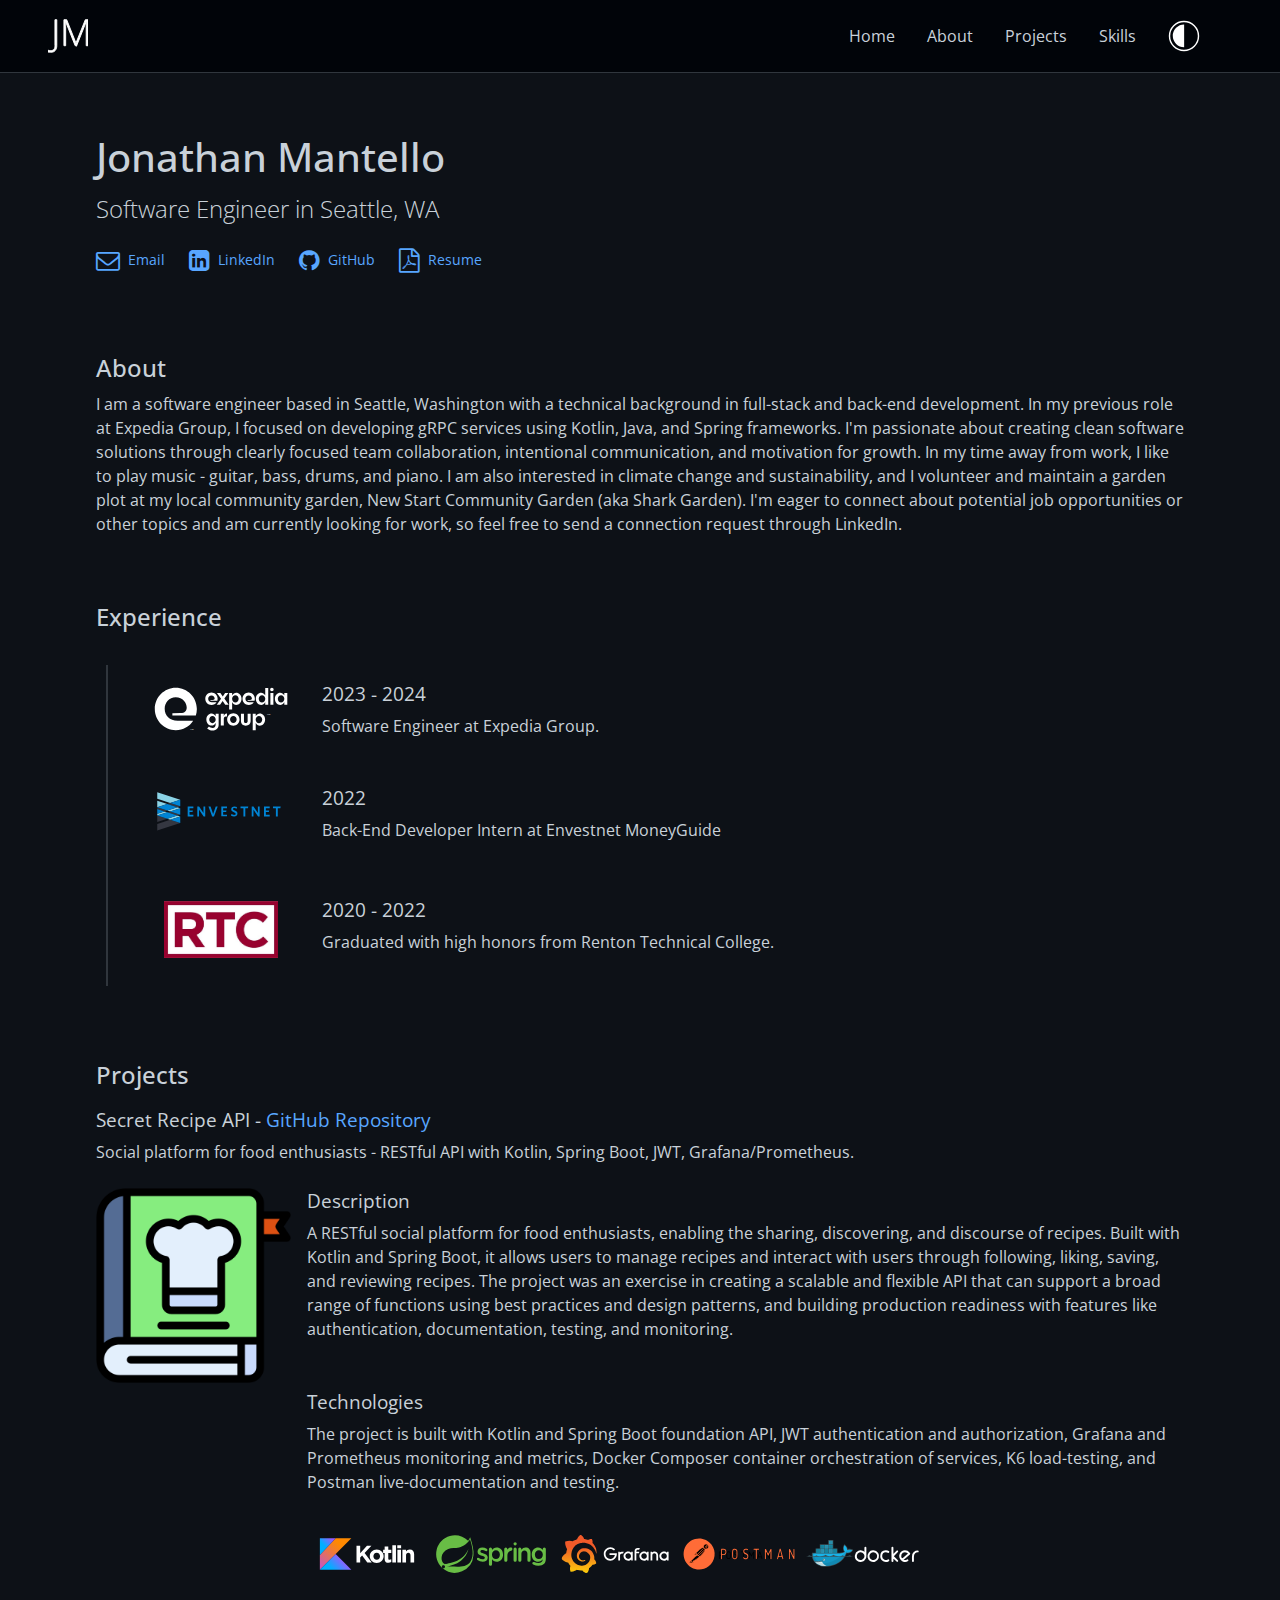
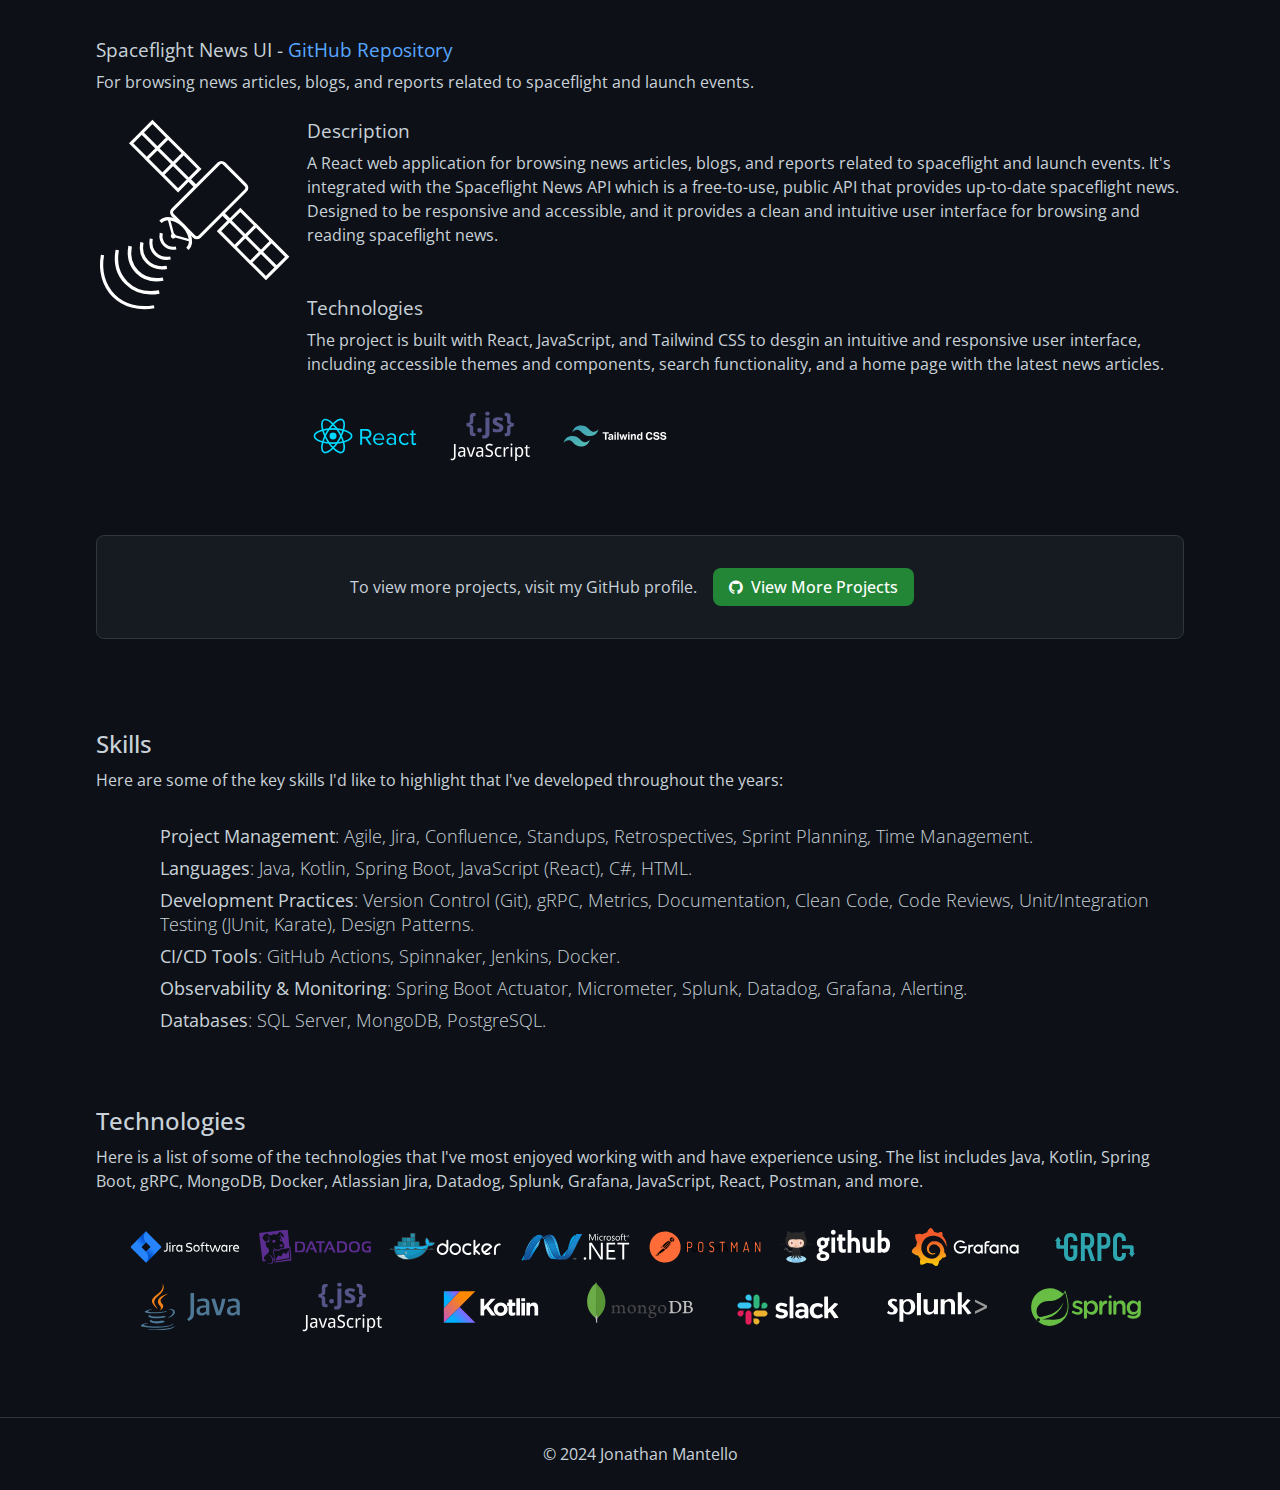
<file: index.html>
<!DOCTYPE html>
<html lang="en">

<head>
  <meta charset="UTF-8">
  <meta name="viewport" content="width=device-width, initial-scale=1.0">
  <meta name="description" content="Jonathan Mantello is a software engineer from Seattle, Washington.">

  <title>Jonathan | Portfolio</title>

  <!-- Favicon -->
  <link rel="icon" href="icons/jm-logo.svg" type="png">

  <!-- CSS -->
  <link rel="stylesheet" href="style.css" />

  <!-- Font Awesome-->
  <link rel="stylesheet" href="https://cdnjs.cloudflare.com/ajax/libs/font-awesome/4.7.0/css/font-awesome.css"
    integrity="sha512-5A8nwdMOWrSz20fDsjczgUidUBR8liPYU+WymTZP1lmY9G6Oc7HlZv156XqnsgNUzTyMefFTcsFH/tnJE/+xBg=="
    crossorigin="anonymous" referrerpolicy="no-referrer" />

  <!-- Google Fonts -->
  <link rel="preconnect" href="https://fonts.googleapis.com">
  <link rel="preconnect" href="https://fonts.gstatic.com" crossorigin>
  <link href="https://fonts.googleapis.com/css2?family=Open+Sans:ital,wght@0,300..800;1,300..800&display=swap"
    rel="stylesheet">

  <!-- JavaScript -->
  <script src="js/script.js"></script>
</head>

<body>
  <nav>
    <div class="page-width nav">
      <div id="nav-logo">
        <img src="icons/jm-logo.svg">
      </div>

      <!-- Hamburger Menu Icon -->
      <div id="hamburger-menu" onclick="toggleMenu()">
        <div class="bar"></div>
        <div class="bar"></div>
        <div class="bar"></div>
      </div>

      <div id="nav-links">
        <a href="#">Home</a>
        <a href="#about">About</a>
        <a href="#projects">Projects</a>
        <a href="#skills">Skills</a>

        <!-- dark mode by Rainbow Designs from <a href="https://thenounproject.com/browse/icons/term/dark-mode/" target="_blank" title="dark mode Icons">Noun Project</a> (CC BY 3.0) -->
        <!-- dark mode by Rainbow Designs from <a href="https://thenounproject.com/browse/icons/term/dark-mode/" target="_blank" title="dark mode Icons">Noun Project</a> (CC BY 3.0) -->
        <img id="dark-mode-icon" src="icons/noun-dark-mode-4066358.svg">
      </div>
    </div>
  </nav>
  <main class="page-width">
    <section id="about">
      <h1>Jonathan Mantello</h1>
      <h2>Software Engineer in Seattle, WA</h2>
      <div class="contact-links">
        <a href="mailto:jonathan.mantello@gmail.com" target="_blank" class="link">
          <i class="fa fa-envelope-o"></i>
          <p>Email</p>
        </a>
        <a href="https://www.linkedin.com/in/jonathan-mantello/" target="blank" class="link">
          <i class="fa fa-linkedin-square"></i>
          <p>LinkedIn</p>
        </a>
        <a href="https://github.com/JMantello" target="blank" class="link">
          <i class="fa fa-github"></i>
          <p>GitHub</p>
        </a>
        <a href="/resume/JMantello-Resume-8-3-24.pdf" target="_blank" class="link">
          <i class="fa fa-file-pdf-o"></i>
          <p>Resume</p>
        </a>
      </div>
    </section>

    <section>
      <h2>About</h2>
      <p>
        I am a software engineer based in Seattle, Washington with a technical background in full-stack and back-end
        development. In my previous role at Expedia Group, I focused on developing gRPC services using Kotlin, Java, and
        Spring
        frameworks. I'm passionate about creating clean software solutions through clearly focused team collaboration,
        intentional communication, and motivation for growth.

        In my time away from work, I like to play music - guitar, bass, drums, and piano. I am also interested in
        climate change
        and sustainability, and I volunteer and maintain a garden plot at my local community garden, New Start Community
        Garden
        (aka Shark Garden). I'm eager to connect about potential job opportunities or other topics and am currently
        looking for
        work, so feel free to send a connection request through LinkedIn.
      </p>
    </section>

    <section>
      <h2>Experience</h2>
      <div class="timeline">
        <div class="container left">
          <img src="icons/EG_CompleteLogo_White-on-Transparent_04-27-2023.svg" alt="Expedia Group Logo" />
          <div class="content">
            <h3>2023 - 2024</h2>
              <p>Software Engineer at Expedia Group.</p>
              <!-- Maybe a short list would be nice here -->
              <!-- <p>
                My responsibilities include analyzing current system health and performance, enhancing system
                observability through metrics collection and monitoring, feature development, and vulnerability
                management. I
                work primarily with Kotlin, Java, and Spring Boot in a reactive microservices environment driven by
                gRPC.
              </p> -->
          </div>
        </div>
        <div class="container right">
          <img src="icons/Envestnet_color_rgb.svg" alt="Envestnet MoneyGuide Logo" />
          <div class="content">
            <h3>2022</h2>
              <p>Back-End Developer Intern at Envestnet MoneyGuide</p>
          </div>
        </div>
        <div class="container left">
          <img src="icons/RTC-registered.jpg" alt="Renton Technical College Logo" id="rtc-logo" />
          <div class="content">
            <h3>2020 - 2022</h2>
              <p>Graduated with high honors from Renton Technical College.</p>
          </div>
        </div>
        <!-- You can continue adding milestones here. -->
        <!-- Shoreline -->
      </div>
    </section>

    <section id="projects">
      <h2>Projects</h2>

      <div id="project-1" class="project-section">
        <h3>Secret Recipe API -
          <a href="https://github.com/jm-multiverse/secret-recipe">GitHub Repository</a>
        </h3>
        <p>Social platform for food enthusiasts - RESTful API with Kotlin, Spring Boot, JWT, Grafana/Prometheus.</p>
        <div class="content">
          <img src="icons/secret-recipe-api.ico" alt="Secret Recipe API Icon" class="project-logo" />
          <div id="description">
            <h3>Description</h3>
            <p>
              A RESTful social platform for food enthusiasts, enabling the sharing, discovering, and discourse of
              recipes. Built
              with
              Kotlin and Spring Boot, it allows users to manage recipes and interact with users through following,
              liking, saving, and reviewing recipes. The project was an exercise in creating a scalable and flexible API
              that can
              support a broad range of functions using best practices and design patterns, and building production
              readiness with features like authentication,
              documentation, testing, and monitoring.
            </p>
            <div class="brand-icon-container">
              <h3>Technologies</h3>
              <p>The project is built with Kotlin and Spring Boot foundation API, JWT authentication and
                authorization, Grafana and Prometheus monitoring and metrics, Docker Composer
                container orchestration of services, K6 load-testing, and Postman live-documentation and testing.</p>
              <br>
              <img src="icons/kotlinlang-ar21.svg" alt="Kotlin Icon" />
              <img src="icons/springio-ar21.svg" alt="Spring Boot Icon" />
              <img src="icons/grafana-ar21.svg" alt="Grafana Icon" />
              <img src="icons/getpostman-ar21.svg" alt="Postman Icon" />
              <img src="icons/docker-ar21.svg" alt="Docker Icon" />
            </div>
          </div>
        </div>

        <div id="project-2" class="project-section">
          <h3>Spaceflight News UI -
            <a href="https://github.com/jm-multiverse/spaceflight-news" target="_blank">GitHub Repository</a>
          </h3>
          <p>For browsing news articles, blogs, and reports related to spaceflight and launch events.</p>
          <div class="content">
            <img id="spaceflight-news-icon" src="icons/spaceflight-news.svg" alt="Spaceflight News UI Icon"
              class="project-logo" />
            <div id="description">
              <h3>Description</h3>
              <p>
                A React web application for browsing news articles, blogs, and reports related to
                spaceflight and launch events. It's integrated with the Spaceflight News API which is a
                free-to-use, public API that provides up-to-date spaceflight news. Designed to be
                responsive and accessible, and it provides a clean and
                intuitive user interface for browsing and reading spaceflight news.
              </p>
              <div class="brand-icon-container">
                <h3>Technologies</h3>
                <p>The project is built with React, JavaScript, and Tailwind CSS to desgin an intuitive and responsive
                  user interface, including accessible themes and components, search functionality, and a
                  home page with the latest news articles.

                </p>
                <br>
                <img src="icons/reactjs-ar21.svg" alt="React Icon" />
                <img src="icons/javascript-ar21.svg" alt="JavaScript Icon" />
                <img src="icons/tailwindcss-ar21.svg" alt="Tailwind CSS Icon" />
              </div>
            </div>
          </div>
        </div>

        <div id="view-more-projects-section">
          <div id="view-more-projects-description">
            <p>To view more projects, visit my GitHub profile.</p>
            <a id="view-more-projects-button" href="https://github.com/JMantello" target="blank" class="link">
              <i class="fa fa-github"></i>
              <span>View More Projects</span>
            </a>
          </div>
        </div>
    </section>

    <section id="skills">
      <h2>Skills</h2>
      <p>
        Here are some of the key skills I'd like to highlight that I've developed throughout the years:

      <ul id="skills-list">
        <li>
          <strong>Project Management</strong>:
          Agile, Jira, Confluence, Standups, Retrospectives, Sprint Planning, Time Management.
        </li>
        <li>
          <strong>Languages</strong>:
          Java, Kotlin, Spring Boot, JavaScript (React), C#, HTML.
        </li>
        <li>
          <strong>Development Practices</strong>:
          Version Control (Git), gRPC, Metrics, Documentation, Clean Code, Code Reviews, Unit/Integration
          Testing (JUnit, Karate), Design Patterns.
        </li>
        <li>
          <strong>CI/CD Tools</strong>:
          GitHub Actions, Spinnaker, Jenkins, Docker.
        </li>
        <li>
          <strong>Observability & Monitoring</strong>:
          Spring Boot Actuator, Micrometer, Splunk, Datadog, Grafana, Alerting.
        </li>
        <li>
          <strong>Databases</strong>:
          SQL Server, MongoDB, PostgreSQL.
        </li>
      </ul>

    </section>

    <div id="space-filler"></div>

    <section>
      <h2>Technologies</h2>
      <p>
        Here is a list of some of the technologies that I've most enjoyed working with and have experience using.
        The list includes Java, Kotlin, Spring Boot, gRPC, MongoDB, Docker, Atlassian Jira, Datadog, Splunk, Grafana,
        JavaScript, React, Postman, and more.
      </p>
      <div id="tech-icons">
        <img src="icons/atlassian_jira-ar21.svg" alt="Atlassian Jira Icon">
        <img src="icons/datadoghq-ar21.svg" alt="Datadog Icon">
        <img src="icons/docker-ar21.svg" alt="Docker Icon">
        <img src="icons/dotnet-ar21.svg" alt=".NET Icon">
        <img src="icons/getpostman-ar21.svg" alt="Postman Icon">
        <img src="icons/github-ar21.svg" alt="GitHub Icon">
        <img src="icons/grafana-ar21.svg" alt="Grafana Icon">
        <img src="icons/grpcio-ar21.svg" alt="gRPC Icon">
        <img src="icons/java-ar21.svg" alt="Java Icon">
        <img src="icons/javascript-ar21.svg" alt="JavaScript Icon">
        <img src="icons/kotlinlang-ar21.svg" alt="Kotlin Icon">
        <img src="icons/mongodb-ar21.svg" alt="MongoDB Icon">
        <img src="icons/slack-ar21.svg" alt="Slack Icon">
        <img src="icons/splunk-ar21.svg" alt="Splunk Icon">
        <img src="icons/springio-ar21.svg" alt="Spring Boot Icon">
      </div>
    </section>
  </main>

  <footer>
    <p>&copy; 2024 Jonathan Mantello</p>
  </footer>

</body>

</html>
</file>
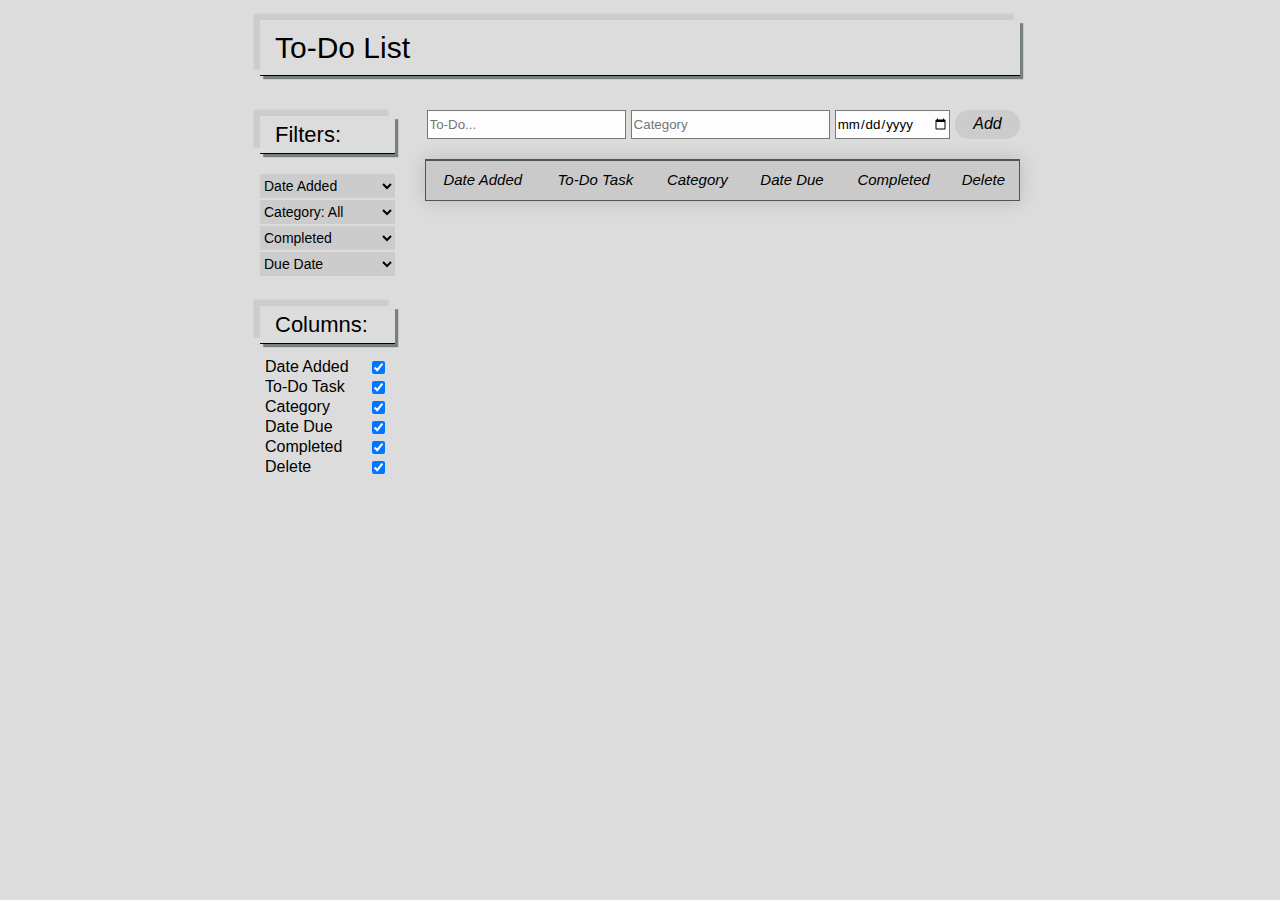
<file: TodoAppV3/index.html>
<!DOCTYPE html>
<html lang="en">
  <head>
    <script src="js/app.js" type="module"></script>
    <meta charset="UTF-8" />
    <meta http-equiv="X-UA-Compatible" content="IE=edge" />
    <meta name="viewport" content="width=device-width, initial-scale=1.0" />
    <link
      href="https://fonts.googleapis.com/icon?family=Material+Icons"
      rel="stylesheet"
    />
    <link rel="stylesheet" href="style.css" />
    <title>To-Do List</title>
  </head>
  <body>
    <div class="header"></div>
    <div class="main-content">
      <h2>To-Do List</h2>
      <br />
      <div class="todo-components-wrapper">
        <div class="todo-filter-section">
          <h2>Filters:</h2>
          <select id="date-added-sort-selection" class="filter-selection-item">
            <option value="">Date Added</option>
            <option value="Date Added: First">Date Added: First</option>
            <option value="Date Added: Last">Date Added: Last</option>
          </select>
          <select id="category-sort-selection" class="filter-selection-item">
            <option value="default-category-option">Category: All</option>
          </select>
          <select id="completed-sort-selection" class="filter-selection-item">
            <option value="default-completed-section">Completed</option>
            <option value="Completed: Top">Completed: Top</option>
            <option value="Completed: Bottom">Completed: Bottom</option>
            <option value="Completed: Hide">Completed: Hide</option>
          </select>
          <select id="due-date-sort-selection" class="filter-selection-item">
            <option value="">Due Date</option>
            <option value="Date Due: First">Date Due: First</option>
            <option value="Date Due: Last">Date Due: Last</option>
          </select>
          <div class="filter-columns">
            <h2>Columns:</h2>
            <div class="filter-column-item">
              <label for="filterDateAddedCB">Date Added</label>
              <input type="checkbox" id="filterDateAddedCB" checked />
            </div>
            <div class="filter-column-item">
              <label for="filterTodoTaskCB">To-Do Task</label>
              <input type="checkbox" id="filterTodoTaskCB" checked />
            </div>
            <div class="filter-column-item">
              <label for="filterCategoryCB">Category</label>
              <input type="checkbox" id="filterCategoryCB" checked />
            </div>
            <div class="filter-column-item">
              <label for="filterDateDueCB">Date Due</label>
              <input type="checkbox" id="filterDateDueCB" checked />
            </div>
            <div class="filter-column-item">
              <label for="filterCompletedCB">Completed</label>
              <input type="checkbox" id="filterCompletedCB" checked />
            </div>
            <div class="filter-column-item">
              <label for="filterDeleteCB">Delete</label>
              <input type="checkbox" id="filterDeleteCB" checked />
            </div>
          </div>
        </div>
        <div class="todo-input-output-section">
          <div class="add-todo-section">
            <input type="text" id="task-input" placeholder="To-Do..." />
            <input
              type="text"
              id="category-input"
              placeholder="Category"
              list="category-input-list"
            />
            <datalist id="category-input-list">
              <option value="Personal">Personal</option>
              <option value="School">School</option>
            </datalist>
            <input type="date" id="due-date-input" />
            <button id="add-todo-btn">Add</button>
          </div>
          <table class="todo-table" id="todo-table">
            <tr id="todo-table-header">
              <th class="column-date-added">Date Added</th>
              <th class="column-todo-task">To-Do Task</th>
              <th class="column-category">Category</th>
              <th class="column-date-due">Date Due</th>
              <th class="column-completed">Completed</th>
              <th class="column-delete">Delete</th>
            </tr>
          </table>
        </div>
      </div>
    </div>
    <div class="footer"></div>
  </body>
</html>
</file>
<file: TodoAppV3/style.css>
:root {
  --table-accent-light: rgb(202, 202, 202);
  --table-accent-dark: rgb(84, 84, 84);
}

* {
  box-sizing: border-box;
  margin: 0px;
}

body {
  min-height: 100vh;
  text-rendering: optimizeSpeed;
  line-height: 1.5;
  background-color: gainsboro;
  font-family: "Segoe UI", Tahoma, Geneva, Verdana, sans-serif;
  font-weight: 400;
}

.main-content {
  margin: auto;
  padding: 20px;
  max-width: 800px;
}

.main-content h2 {
  font-weight: 300;
  font-size: 30px;
  border-bottom: 1px solid;
  margin: auto;
  padding-bottom: 15px;
  box-shadow: 0.2rem 0.2rem rgb(119, 128, 121), -0.4rem -0.4rem #ccc; /* CSS Tricks */
  padding: 5px;
  padding-left: 15px;
}

.todo-components-wrapper {
  display: grid;
  grid-template-columns: 1fr 8fr;
  gap: 5px;
}

.todo-filter-section {
  display: flex;
  flex-direction: column;
  gap: 2px;
  height: auto;
  padding-right: 10px;
  padding-top: 16px;
}

.todo-filter-section h2 {
  font-weight: 300;
  font-size: 22px;
  margin: 0;
  margin-bottom: 13px;
  padding-right: 5px;
  padding-bottom: 2px;
  padding-top: 2px;
}

.todo-filter-section select:first-of-type {
  margin-top: 5px;
}

.todo-filter-section select {
  font-size: 14px;
  background-color: #ccc;
  border: none;
  padding: 0px;
  padding-top: 3px;
  padding-bottom: 3px;
  max-width: 135px;
  color: black;
  transition: background 270ms ease-in-out, transform 150ms ease;
  font-family: "Segoe UI", Tahoma, Geneva, Verdana, sans-serif;
}

.todo-filter-section select:hover {
  background-color: whitesmoke;
}

.filter-column-item:first-of-type {
  margin-top: 5px;
}

.filter-columns {
  padding-top: 28px;
}

.filter-column-item {
  display: flex;
  align-items: center;
  justify-content: space-between;
  max-width: 135px;
  padding-left: 5px;
  padding-right: 10px;
  height: 20px;
  font-weight: 300;
}

.filter-column-item label {
  cursor: pointer;
  flex: 1;
}

/* Checkbox Styling in progress */

.filter-column-item input {
  cursor: pointer;
  /* opacity: 0;
  position: absolute; */
}

/* .filter-column-item::after {
  cursor: pointer;
  content: "";
  width: 1em;
  height: 1em;
  border: 0.05em solid black;
  border-radius: 0.1em;
} */

/* .filter-column-item:hover::after {
  background-color: gray;
} */

/* .filter-column-item
  input[type="checkbox"]:checked
  + .filter-column-item::after {
  background-color: rgb(118, 118, 118);
} */

.todo-input-output-section {
  display: flex;
  flex-direction: column;
  padding-top: 10px;
  padding-left: 15px;
}

.add-todo-section {
  display: flex;
  flex-direction: row;
  align-items: center;
  justify-content: space-between;
  gap: 5px;
  padding-left: 1.5px;
  padding-bottom: 20px;
}

.add-todo-section #task-input,
#category-input {
  height: 29px;
  min-width: 50px;
  flex: 1;
  background-color: rgb(253, 253, 253);
  border: 1px solid rgb(120, 120, 120);
}

#due-date-input {
  background-color: rgb(253, 253, 253);
  border: 1px solid rgb(120, 120, 120);
  height: 29px;
  font-family: "Segoe UI", Tahoma, Geneva, Verdana, sans-serif;
}

#add-todo-btn {
  width: 65px;
  background-color: rgb(250, 250, 250);
  cursor: pointer;
  border-radius: 14px;
  /* border-color: rgb(157, 161, 102); */
  border-color: rgb(119, 128, 121);
  font-family: "Segoe UI", Tahoma, Geneva, Verdana, sans-serif;
  font-size: 16px;
  color: rgb(44, 44, 44);
  padding-bottom: 3px;
  font-style: italic;
}

#add-todo-btn {
  border: none;
  padding: 0.4rem 1rem;
  padding-top: 0.3rem;
  height: 100%;
  margin: 0;
  text-decoration: none;
  background: #ccc;
  color: #000000;
  /* font-family: sans-serif; */
  font-size: 1rem;
  line-height: 1;
  cursor: pointer;
  text-align: center;
  transition: background 270ms ease-in-out, transform 150ms ease;
  -webkit-appearance: none;
  -moz-appearance: none;
}

#add-todo-btn:hover,
#add-todo-btn:focus {
  background: rgb(253, 253, 253);
}

#add-todo-btn:active {
  transform: scale(0.99);
}

#todo-table {
  border-collapse: collapse;
  box-shadow: 0 0 20px rgb(0, 0, 0, 0.15);
  font-family: "Segoe UI", Tahoma, Geneva, Verdana, sans-serif;
}

#todo-table-header tr {
  border: 1px solid var(--table-accent-dark);
}

#todo-table-header th {
  padding: 8px;
  font-size: 15px;
  border: 1px solid var(--table-accent-light);
  border-top: 2px solid var(--table-accent-dark);
  border-bottom: 1px solid var(--table-accent-dark);
  font-style: italic;
  background-color: var(--table-accent-light);
  font-weight: 400;
}
#todo-table-header th:first-child {
  border-left: 1px solid var(--table-accent-dark);
}
#todo-table-header th:last-child {
  border-right: 1px solid var(--table-accent-dark);
}

#todo-table td {
  padding: 6px;
  border: 1px solid var(--table-accent-light);
}

#todo-table td:first-child {
  border-left: 1px solid var(--table-accent-dark);
}
#todo-table td:last-child {
  border-right: 1px solid var(--table-accent-dark);
}

#todo-table tr:last-child td {
  border-bottom: 1px solid var(--table-accent-dark);
}

.todo-row {
  background-color: whitesmoke;
  font-size: 14px;
}

#todo-table tr {
  text-align: center;
}

.delete-todo-btn {
  cursor: pointer;
  display: flex;
  align-content: center;
  justify-content: center;
}

.hide {
  display: none;
}
</file>
<file: style.css>
/* CSS RESET */
html {
  box-sizing: border-box;
  font-size: 16px;
}

*,
*:before,
*:after {
  box-sizing: inherit;
}

body,
h1,
h2,
h3,
h4,
h5,
h6,
p,
ol,
ul {
  margin: 0;
  padding: 0;
  font-weight: normal;
}

ol,
ul {
  list-style: none;
}

img {
  max-width: 100%;
  height: auto;
}

/* Application Style */
:root {
  --bg-color: #0D1117;
  --bg-color-light: #161B22;
  --bg-color-dark: #010409;
  --border-color: #30363D;
  --text-color: #C9D1D9;
  --link-color: #58A6FF;
  --link-hover-color: #79C0FF;
  --button-primary-color: #1F6FEB;
  --button-primary-hover-color: #1d62c9;
  --button-primary-text-color: white;
  --button-secondary-color: #238636;
  --button-secondary-hover-color: #2EA043;
  --button-secondary-text-color: white;
}

.page-width {
  max-width: 1200px;
  margin: 0 auto;
}

html,
body {
  min-height: 100vh;
  background-color: var(--bg-color);
  color: var(--text-color);
  font-family: Open Sans;
}

body {
  display: flex;
  flex-direction: column;
  /* Add BG or overlay */
}

main {
  display: flex;
  flex-direction: column;
  padding: 2rem;
  min-height: 100%;
  flex-grow: 1;
}

section {
  padding: 1.5rem;
}

#about h2 {
  font-weight: 300;
}

h1 {
  font-size: 2.5rem;
  font-weight: 500;
}

h2 {
  font-weight: 500;
  margin: 0.5rem 0;
}

p {
  margin: 0.5rem 0;
  line-height: 1.5;
}

a {
  color: var(--link-color);
  text-decoration: none;
  transition: 0.5s;
}

a:hover {
  color: var(--link-hover-color);
}

footer {
  text-align: center;
  padding: 1rem;
  border-top: 1px solid var(--border-color);
}

nav {
  border-bottom: 1px solid var(--border-color);
  background-color: var(--bg-color-dark);
  padding: 0 1rem 0 0;
}

.nav {
  display: flex;
  justify-content: space-between;
  align-items: center;

}

#nav-logo {
  /* background-color: var(--text-color); */
  display: flex;
  cursor: pointer;
  align-items: center;
  padding: 1rem;
  /* border: 1px solid var(--border-color); */
}

#nav-logo img {
  height: 2.5rem;
  width: 2.5rem;
}

#nav-links {
  display: flex;
  justify-content: flex-end;
  align-items: center;
  padding: 1rem 2rem;
}

#nav-links a {
  color: var(--text-color);
  text-decoration: none;
  margin: 0 1rem;
}

#dark-mode-icon {
  height: 2rem;
  width: 2rem;
  cursor: pointer;
  margin-left: 1rem;
}

#hamburger-menu {
  display: none;
  flex-direction: column;
  cursor: pointer;
  padding: 1rem;
}

#hamburger-menu .bar {
  background-color: var(--text-color);
  height: 3px;
  width: 25px;
  margin-bottom: 5px;
  transition: all 0.3s ease;
}

.timeline {
  position: relative;
  margin: 2rem auto 1rem auto;
}

.timeline::after {
  content: '';
  position: absolute;
  width: 2px;
  background-color: var(--border-color);
  top: 0;
  bottom: 0;
  left: 30px;
  margin-left: -20px;
}

.timeline .container {
  padding: 0px 0px 0px 40px;
  position: relative;
  display: flex;
  align-items: center;
}

.timeline .content {
  padding: 1rem;
  position: relative;
  min-width: 240px;
}

.timeline img {
  padding-bottom: 0.5rem;
  max-width: 170px;
  object-fit: contain;
}

#rtc-logo {
  padding: 1.75rem;
}

#space-filler {
  flex-grow: 1;
}

.contact-links {
  display: flex;
  align-items: center;
  flex-wrap: wrap;
  margin: 1rem 0;
}

.contact-links i {
  font-size: 1.5rem;
  margin-right: 0.5rem
}

.contact-links a {
  display: flex;
  align-items: center;
  text-decoration: none;
  margin-right: 1.5rem;
  transition: 0.5s;
}

.contact-links p {
  font-size: 0.9rem;
}

.contact-links .link:hover {
  color: var(--link-hover-color);
}

.project-section {
  margin: 1rem 0 2rem 0;
}

.project-section .content {
  padding: 1rem 0;
  display: flex;
  align-items: center;
  justify-content: center;
}

.project-logo {
  margin-right: 1rem;
  max-width: 195px;
  max-height: 195px;
  object-fit: contain;
  align-self: start;
}

.brand-icon-container {
  margin: 3rem 0 1rem 0;
}

#view-more-projects-section {
  padding: 1rem 0;
  text-align: center;
  border: 1px solid var(--border-color);
  border-radius: 0.5rem;
  background-color: var(--bg-color-light);
}

#view-more-projects-description {
  display: flex;
  align-items: center;
  justify-content: center;
}

#view-more-projects-button {
  color: var(--button-secondary-text-color);
  padding: 0.5rem 1rem;
  background-color: var(--button-secondary-color);
  border: none;
  border-radius: 0.5rem;
  cursor: pointer;
  margin: 1rem;
  text-decoration: none;
  font-weight: 500;
  transition: 0.5s;
}

#view-more-projects-button i {
  margin-right: 0.3rem;
}

#view-more-projects-button:hover {
  background-color: var(--button-secondary-hover-color);
}

#skills-list {
  margin: 2rem auto 1rem 4rem;
  font-size: 1.1rem;
  font-weight: 300;
}

#skills-list li {
  margin: 0.5rem 0;
}

#tech-icons {
  display: flex;
  align-items: center;
  flex-wrap: wrap;
  justify-content: space-around;
  margin: 1.5rem;
}

@media screen and (max-width: 768px) {
  main {
    padding: 2rem 0.5rem;
  }

  #hamburger-menu {
    display: flex;
    /* Show the hamburger */
  }

  #nav-links.active {
    display: flex;
    flex-direction: column;
    width: 100%;
    padding: 1rem;
  }

  #nav-links a,
  #dark-mode-icon {
    margin-bottom: 1rem;
  }

  #nav-links {
    display: none;
  }

  #nav-links {
    display: none;
    position: fixed;
    top: -100%;
    left: 0;
    right: 0;
    flex-direction: column;
    background-color: var(--bg-color-dark);
    transition: bottom 0.3s;
    z-index: 999;
    padding: 1rem 0;
    margin-top: 74px;
    align-items: center;
  }

  #nav-links.active {
    top: 0;
  }

  #nav-links a {
    padding: 10px;
  }

  .timeline::after {
    left: 20px;
  }

  .timeline .container {
    padding: 0px 0px 0px 30px;
  }

  .timeline .content {
    padding: 1rem;
    min-width: 200px;
  }

  #rtc-logo {
    padding: 1.5rem;
  }

  #skills-list {
    margin: 2rem auto 1rem 2rem;
  }

  .project-logo {
    margin: auto;
    padding-bottom: 1rem;

  }

  .project-section .content {
    flex-direction: column;
  }

  #view-more-projects-section {
    padding: 1rem;
  }

  #view-more-projects-description {
    flex-direction: column;
    min-width: fit-content;
    margin: auto;
  }

  #view-more-projects-button {
    margin: 1rem 0 0.3rem 0;
  }

  #tech-icons {
    margin: 1rem;
  }
}

@media screen and (max-width: 480px) {
  section {
    padding: 1rem;
  }

  .timeline img {
    max-width: 150px;
  }

  .timeline .container {
    display: flex;
    align-items: start;
    flex-direction: column;
    padding: 0;
    /* margin-left: 1.2rem; */
  }

  .timeline .content {
    padding-right: 0;
  }

  #skills-list {
    margin: 2rem auto 1rem 1rem;
  }
}
</file>
